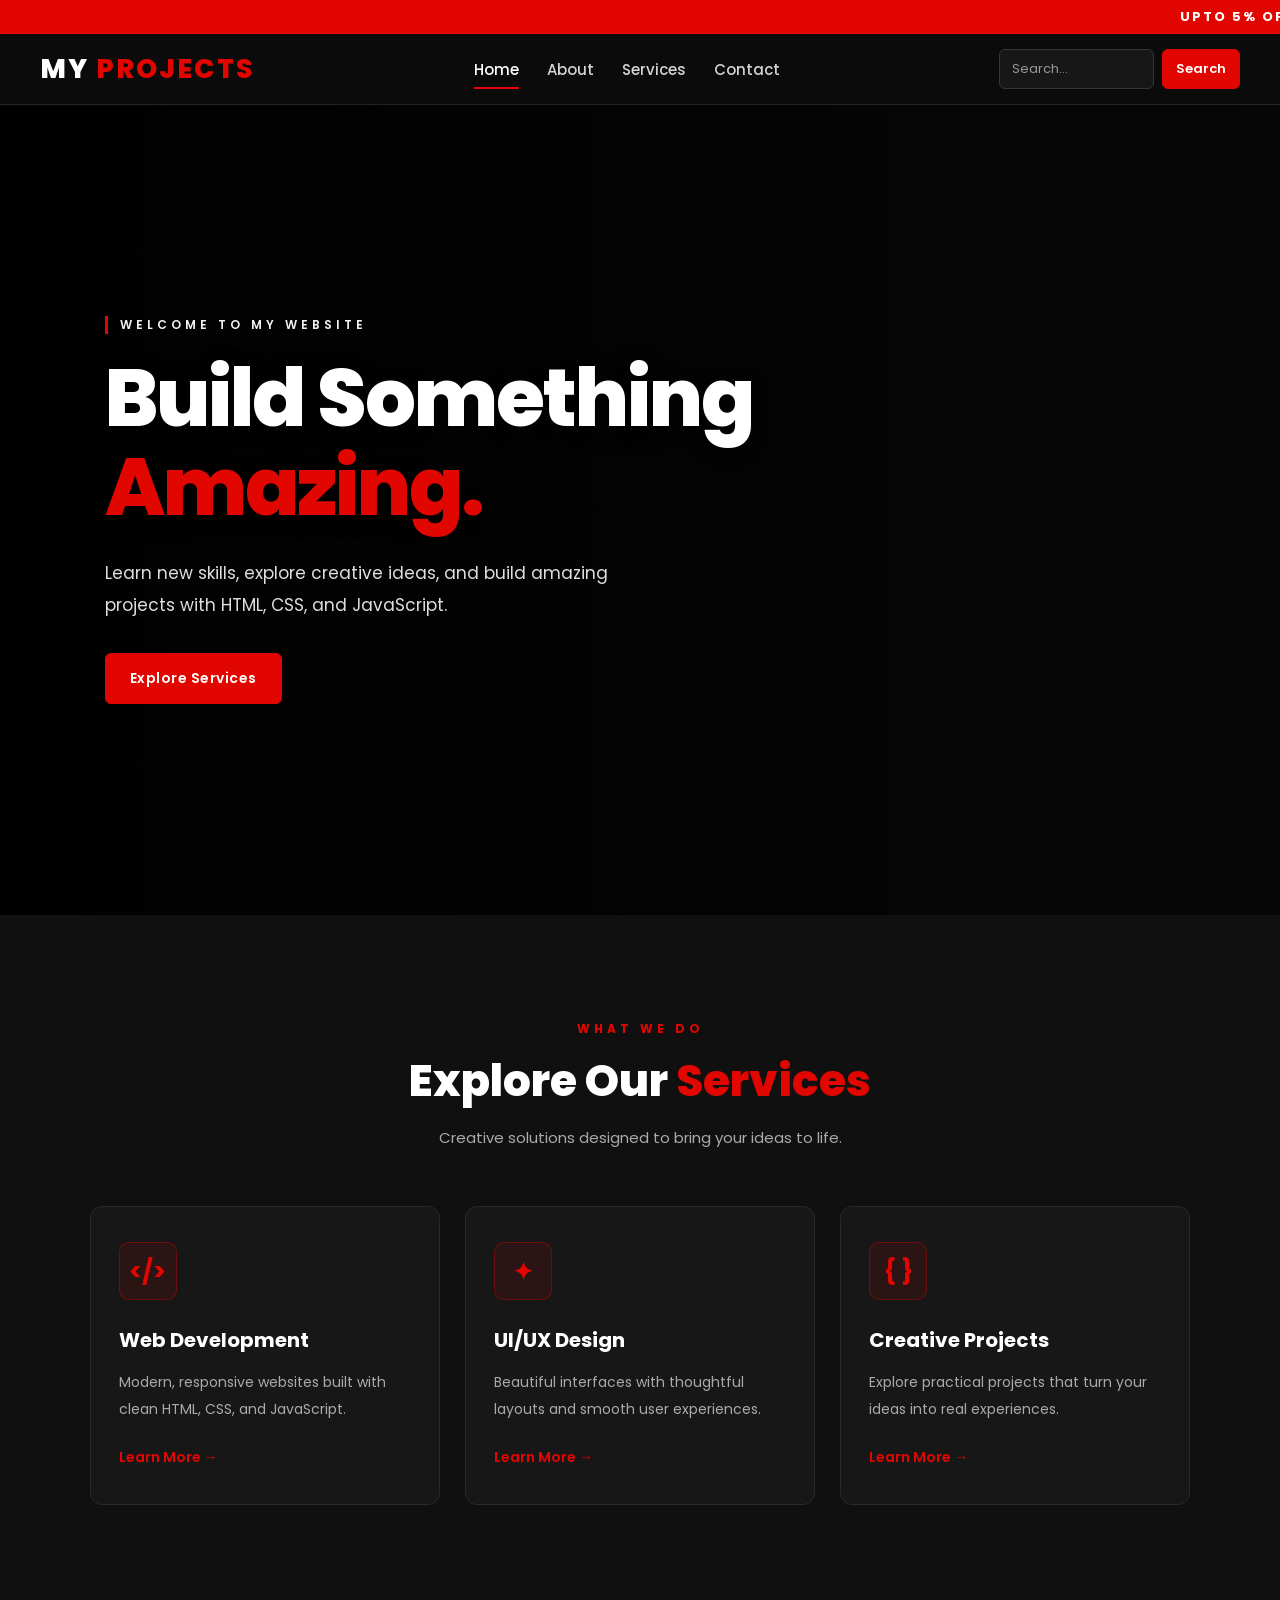
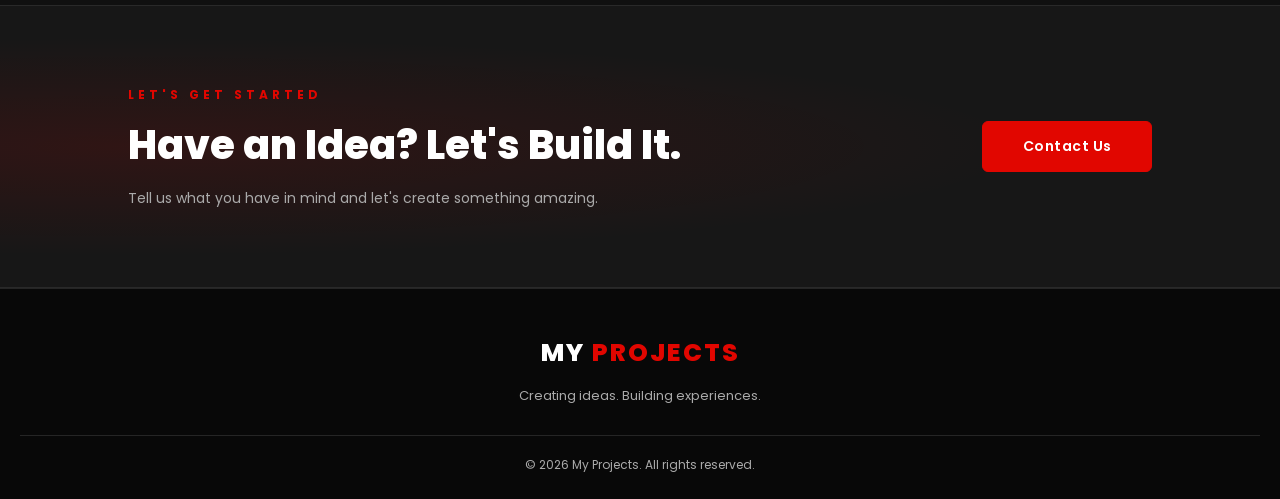
<file: index.html>
<!doctype html>
<html lang="en">
  <head>
    <meta charset="UTF-8" />
    <meta name="viewport" content="width=device-width, initial-scale=1.0" />
    <title>Home | My Projects</title>
    <link rel="stylesheet" href="./Css/style.css" />
  </head>
  <body>
    <!-- HEADER -->
    <header class="header">
      <!-- TOPBAR -->
      <section class="topbar">
        <marquee behavior="" direction="">UPTO 5% OFF ON ALL ITEMS</marquee>
      </section>

      <!-- NAVBAR -->
      <nav class="navbar">
        <!-- LOGO -->
        <a class="nav-logo" href="./index.html">MY <span>PROJECTS</span></a>

        <!-- NAV Links -->
        <div class="nav-links">
          <a class="active" href="./index.html">Home</a>
          <a href="./about.html">About</a>
          <a href="./service.html">Services</a>
          <a href="./contact.html">Contact</a>
        </div>

        <!-- SEARCH BUTTON -->
        <form class="search" action="./service.html">
          <input type="search" name="q" placeholder="Search..." />
          <button type="submit">Search</button>
        </form>
      </nav>
    </header>

    <!-- HERO SECTION -->
    <main>
      <section class="hero-section">
        <!-- BACKGROUND VIDEO -->
        <video
          class="hero-video"
          src="./Assets/Videos/4K Cinematic - BMW M4 Competition.mp4"
          autoplay
          muted
          loop
        ></video>

        <!-- DARK OVERLAY -->
        <div class="overlay"></div>

        <!-- HERO CONTENT -->
        <div class="hero-content">
          <p class="eyebrow">WELCOME TO MY WEBSITE</p>
          <h1>Build Something <span>Amazing.</span></h1>
          <p>
            Learn new skills, explore creative ideas, and build amazing projects with HTML, CSS, and
            JavaScript.
          </p>

          <a class="btn" href="./service.html">Explore Services</a>
        </div>
      </section>

      <section class="section">
        <div class="section-heading">
          <span class="section-tag">WHAT WE DO</span>
          <h2>Explore Our <span>Services</span></h2>
          <p>Creative solutions designed to bring your ideas to life.</p>
        </div>

        <div class="card-grid">
          <article class="project-card">
            <div class="card-icon">&lt;/&gt;</div>
            <h3>Web Development</h3>
            <p>Modern, responsive websites built with clean HTML, CSS, and JavaScript.</p>
            <a class="text-link" href="./service.html">Learn More →</a>
          </article>

          <article class="project-card">
            <div class="card-icon">✦</div>
            <h3>UI/UX Design</h3>
            <p>Beautiful interfaces with thoughtful layouts and smooth user experiences.</p>
            <a class="text-link" href="./service.html">Learn More →</a>
          </article>

          <article class="project-card">
            <div class="card-icon">{ }</div>
            <h3>Creative Projects</h3>
            <p>Explore practical projects that turn your ideas into real experiences.</p>
            <a class="text-link" href="./service.html">Learn More →</a>
          </article>
        </div>
      </section>

      <section class="cta-section">
        <div>
          <span class="section-tag">LET'S GET STARTED</span>
          <h2>Have an Idea? Let's Build It.</h2>
          <p>Tell us what you have in mind and let's create something amazing.</p>
        </div>
        <a class="btn" href="./contact.html">Contact Us</a>
      </section>
    </main>

    <footer class="footer">
      <a class="nav-logo" href="./index.html">MY <span>PROJECTS</span></a>
      <p>Creating ideas. Building experiences.</p>
      <p class="copyright">© 2026 My Projects. All rights reserved.</p>
    </footer>
  </body>
</html>
</file>
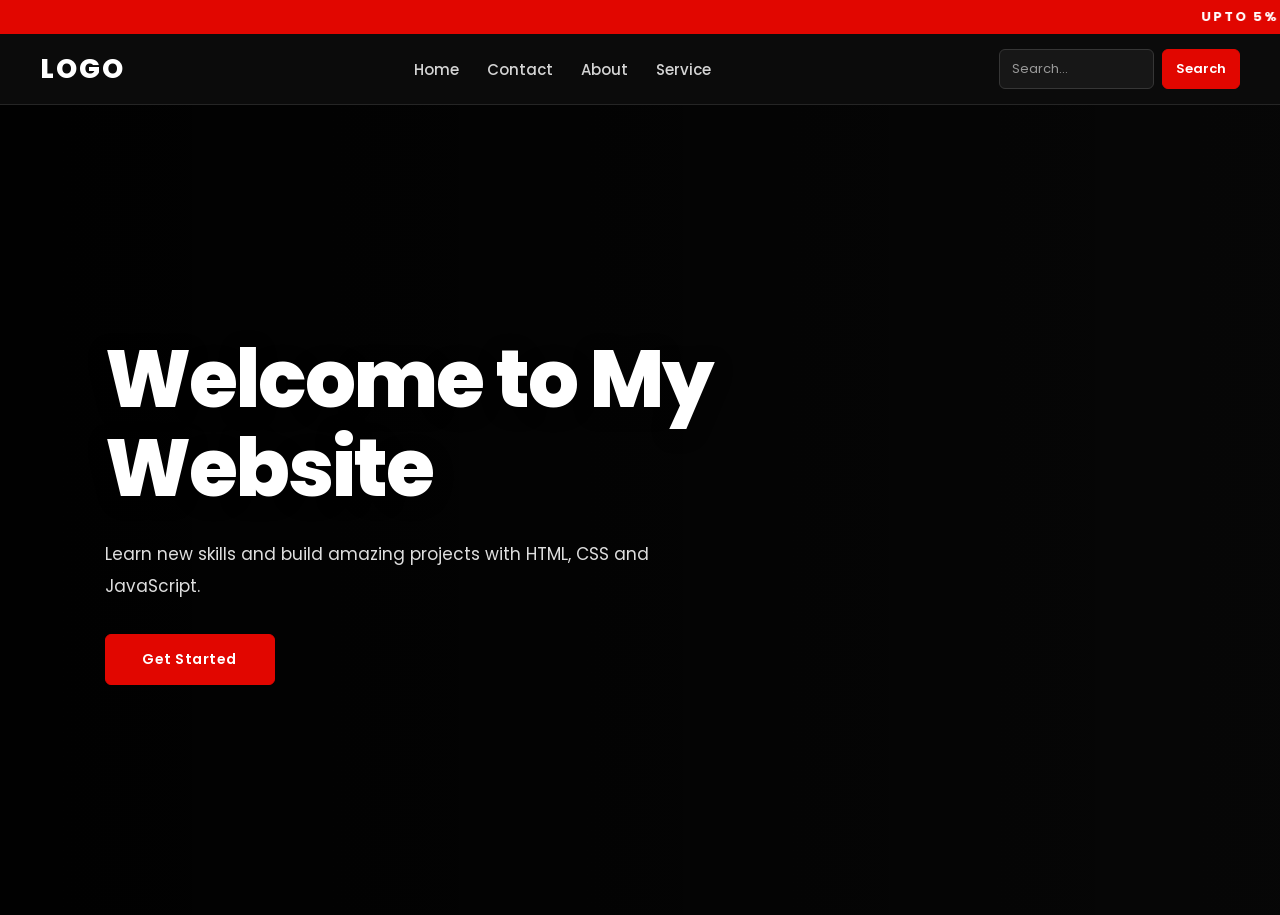
<file: Html/index.html>
<!doctype html>
<html lang="en">
  <head>
    <meta charset="UTF-8" />
    <meta name="viewport" content="width=device-width, initial-scale=1.0" />
    <title>My Projects</title>
    <link rel="stylesheet" href="../Css/style.css" />
  </head>
  <body>
    <!-- HEADER -->
    <header class="header">
      <!-- TOPBAR -->
      <section class="topbar">
        <marquee behavior="" direction="">UPTO 5% OFF ON ALL ITEMS</marquee>
      </section>

      <!-- NAVBAR -->
      <nav class="navbar">
        <!-- LOGO -->
        <div class="nav-logo">
          <p>LOGO</p>
        </div>

        <!-- NAV Links -->
        <div class="nav-links">
          <a href="./index.html">Home</a>
          <a href="./contact.html">Contact</a>
          <a href="./about.html">About</a>
          <a href="./service.html">Service</a>
        </div>

        <!-- SEARCH BUTTON -->
        <div class="search">
          <input type="search" placeholder="Search..." />
          <button type="button">Search</button>
        </div>
      </nav>
    </header>

    <!-- HERO SECTION -->
    <div class="hero-section">
      <!-- BACKGROUND VIDEO -->
      <video
        class="hero-video"
        src="../Assets/Videos/4K Cinematic - BMW M4 Competition.mp4"
        autoplay
        muted
        loop
      ></video>

      <!-- DARK OVERLAY -->
      <div class="overlay"></div>

      <!-- HERO CONTENT -->
      <div class="hero-content">
        <h1>Welcome to My Website</h1>
        <p>Learn new skills and build amazing projects with HTML, CSS and JavaScript.</p>

        <button class="btn" type="button">Get Started</button>
      </div>
    </div>
  </body>
</html>
</file>
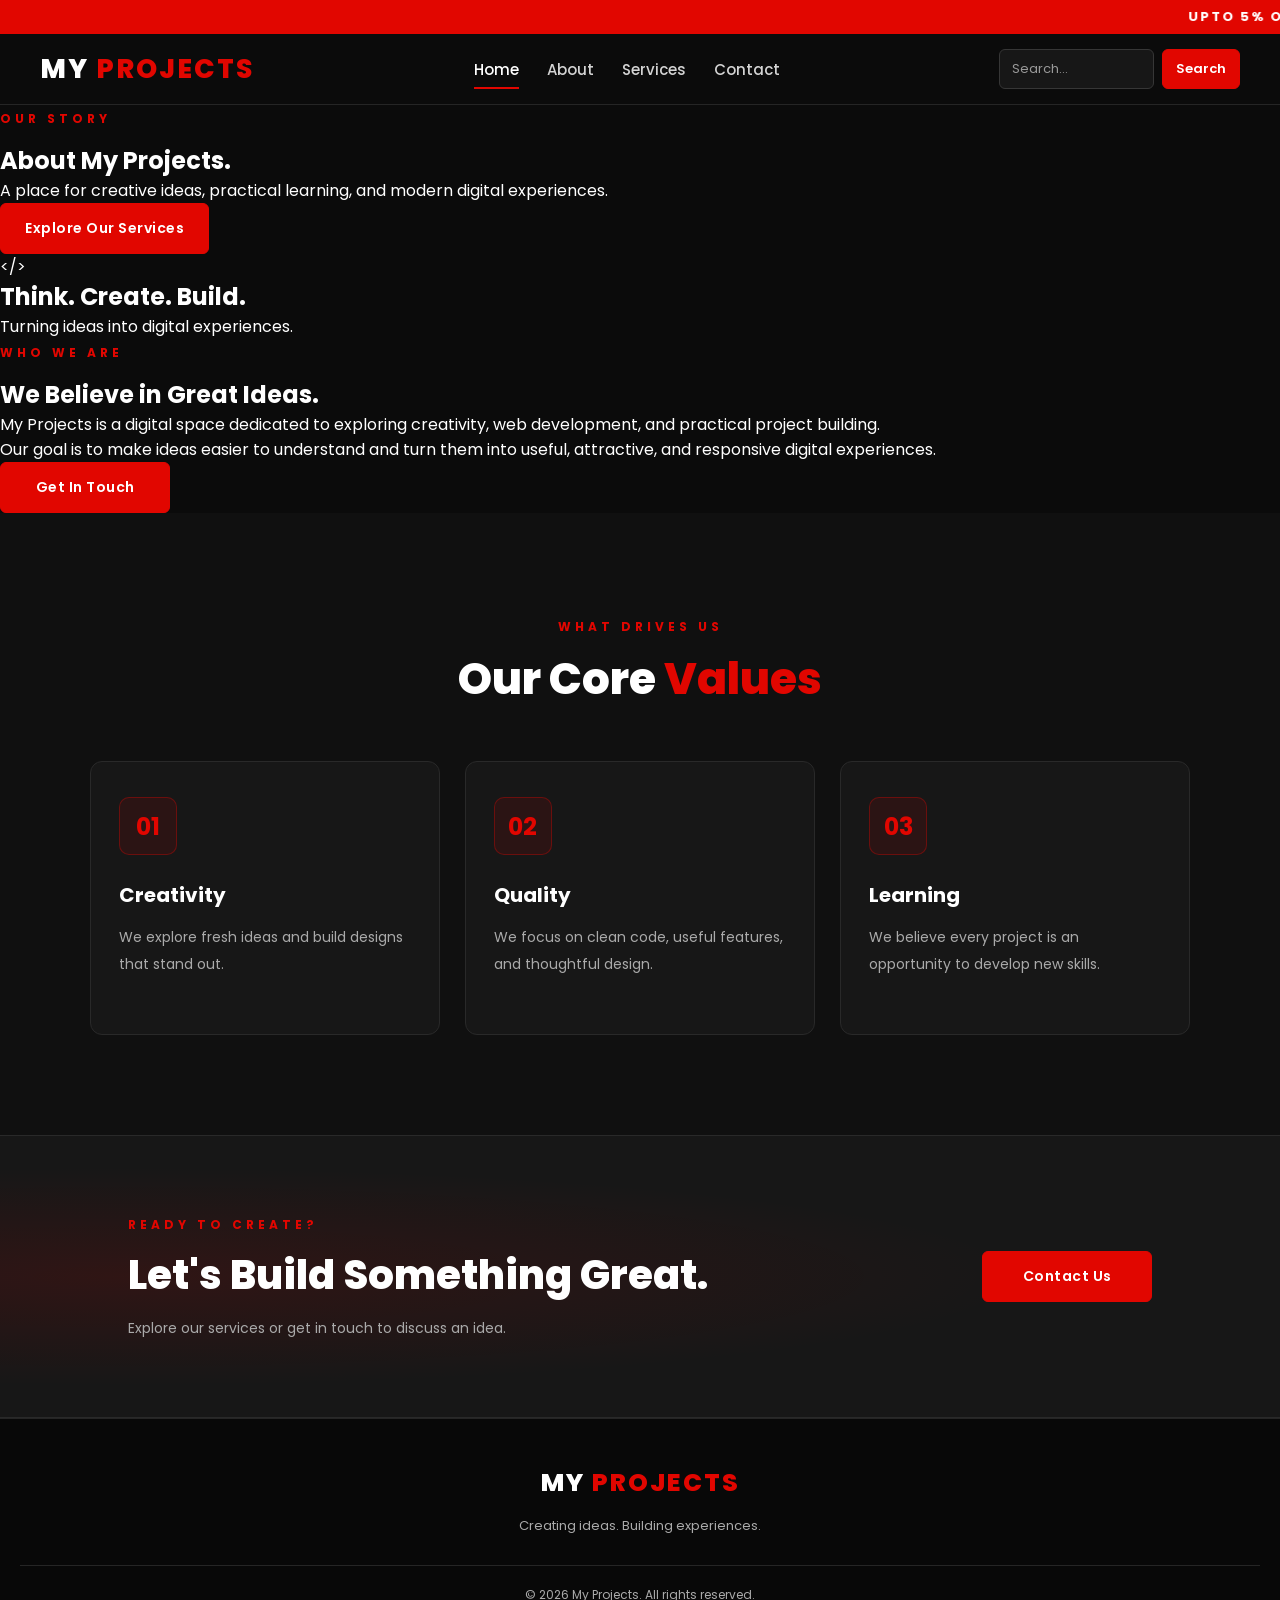
<file: about.html>
<!doctype html>
<html lang="en">
  <head>
    <meta charset="UTF-8" />
    <meta name="viewport" content="width=device-width, initial-scale=1.0" />
    <title>About | My Projects</title>
    <link rel="stylesheet" href="./Css/style.css" />
  </head>
  <body>
    <header class="header">
      <!-- TOPBAR -->
      <section class="topbar">
        <marquee behavior="" direction="">UPTO 5% OFF ON ALL ITEMS</marquee>
      </section>

      <!-- NAVBAR -->
      <nav class="navbar">
        <!-- LOGO -->
        <a class="nav-logo" href="./index.html">MY <span>PROJECTS</span></a>

        <!-- NAV Links -->
        <div class="nav-links">
          <a class="active" href="./index.html">Home</a>
          <a href="./about.html">About</a>
          <a href="./service.html">Services</a>
          <a href="./contact.html">Contact</a>
        </div>

        <!-- SEARCH BUTTON -->
        <form class="search" action="./service.html">
          <input type="search" name="q" placeholder="Search..." />
          <button type="submit">Search</button>
        </form>
      </nav>
    </header>

    <main>
      <section class="page-hero">
        <div class="page-hero-content">
          <span class="section-tag">OUR STORY</span>
          <h1>About <span>My Projects.</span></h1>
          <p>A place for creative ideas, practical learning, and modern digital experiences.</p>
          <a class="btn" href="./service.html">Explore Our Services</a>
        </div>
      </section>

      <section class="about-section">
        <div class="about-visual">
          <div class="about-visual-inner">
            <span class="about-symbol">&lt;/&gt;</span>
            <h2>Think. Create. Build.</h2>
            <p>Turning ideas into digital experiences.</p>
          </div>
        </div>

        <div class="about-content">
          <span class="section-tag">WHO WE ARE</span>
          <h2>We Believe in <span>Great Ideas.</span></h2>
          <p>
            My Projects is a digital space dedicated to exploring creativity, web development, and
            practical project building.
          </p>
          <p>
            Our goal is to make ideas easier to understand and turn them into useful, attractive,
            and responsive digital experiences.
          </p>
          <a class="btn" href="./contact.html">Get In Touch</a>
        </div>
      </section>

      <section class="section values-section">
        <div class="section-heading">
          <span class="section-tag">WHAT DRIVES US</span>
          <h2>Our Core <span>Values</span></h2>
        </div>

        <div class="card-grid">
          <article class="project-card">
            <div class="card-icon">01</div>
            <h3>Creativity</h3>
            <p>We explore fresh ideas and build designs that stand out.</p>
          </article>

          <article class="project-card">
            <div class="card-icon">02</div>
            <h3>Quality</h3>
            <p>We focus on clean code, useful features, and thoughtful design.</p>
          </article>

          <article class="project-card">
            <div class="card-icon">03</div>
            <h3>Learning</h3>
            <p>We believe every project is an opportunity to develop new skills.</p>
          </article>
        </div>
      </section>

      <section class="cta-section">
        <div>
          <span class="section-tag">READY TO CREATE?</span>
          <h2>Let's Build Something Great.</h2>
          <p>Explore our services or get in touch to discuss an idea.</p>
        </div>
        <a class="btn" href="./contact.html">Contact Us</a>
      </section>
    </main>

    <footer class="footer">
      <a class="nav-logo" href="./index.html">MY <span>PROJECTS</span></a>
      <p>Creating ideas. Building experiences.</p>
      <p class="copyright">© 2026 My Projects. All rights reserved.</p>
    </footer>
  </body>
</html>
</file>
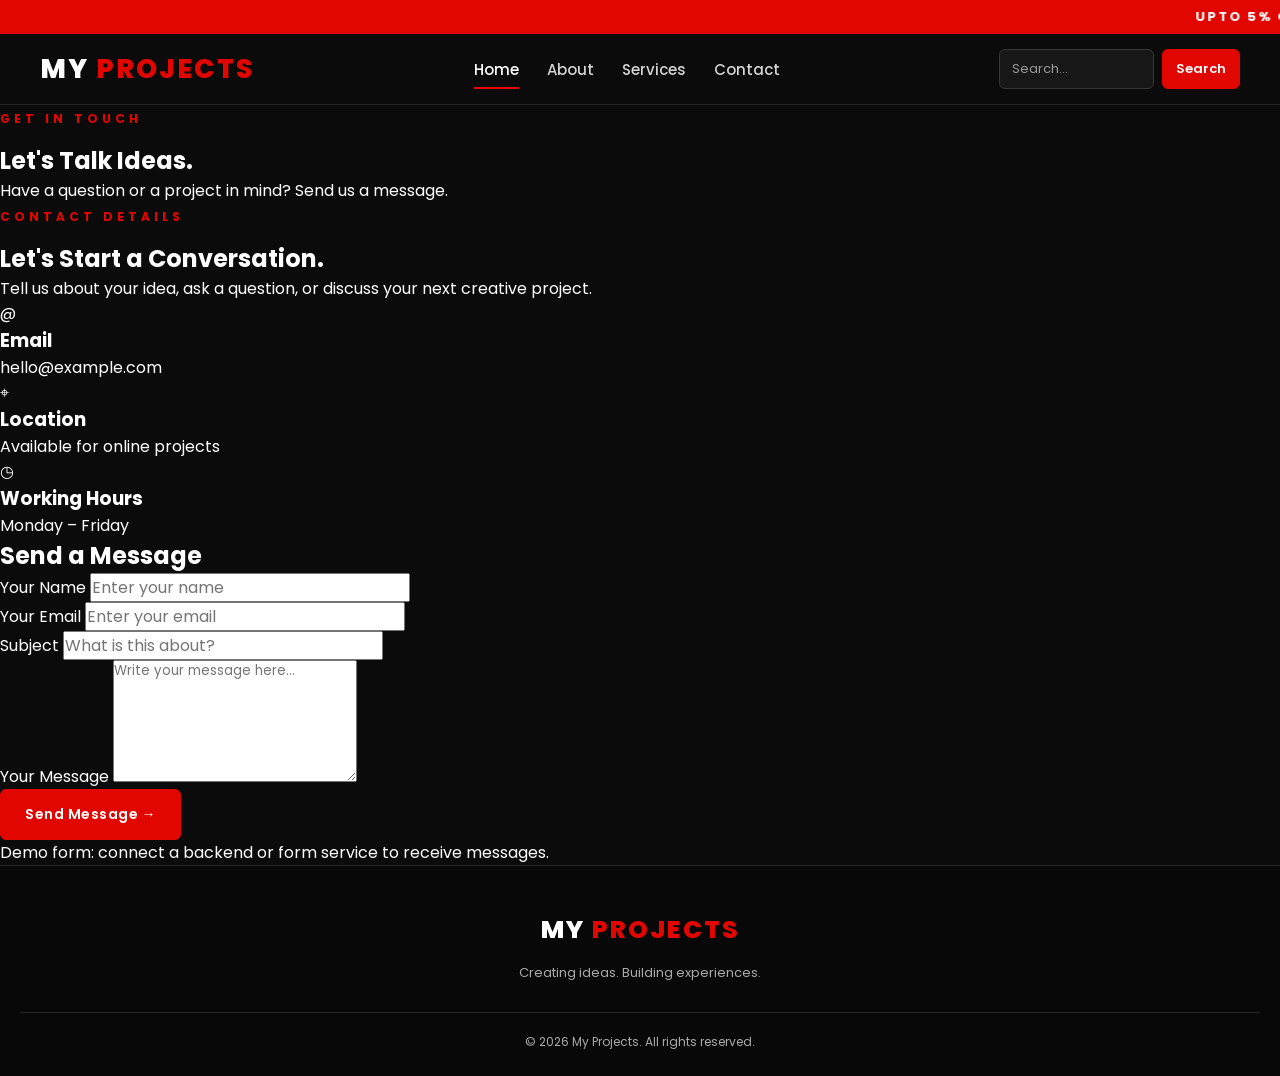
<file: contact.html>
<!doctype html>
<html lang="en">
  <head>
    <meta charset="UTF-8" />
    <meta name="viewport" content="width=device-width, initial-scale=1.0" />
    <title>Contact | My Projects</title>
    <link rel="stylesheet" href="./Css/style.css" />
  </head>
  <body>
    <header class="header">
      <!-- TOPBAR -->
      <section class="topbar">
        <marquee behavior="" direction="">UPTO 5% OFF ON ALL ITEMS</marquee>
      </section>

      <!-- NAVBAR -->
      <nav class="navbar">
        <!-- LOGO -->
        <a class="nav-logo" href="./index.html">MY <span>PROJECTS</span></a>

        <!-- NAV Links -->
        <div class="nav-links">
          <a class="active" href="./index.html">Home</a>
          <a href="./about.html">About</a>
          <a href="./service.html">Services</a>
          <a href="./contact.html">Contact</a>
        </div>

        <!-- SEARCH BUTTON -->
        <form class="search" action="./service.html">
          <input type="search" name="q" placeholder="Search..." />
          <button type="submit">Search</button>
        </form>
      </nav>
    </header>

    <main>
      <section class="page-hero contact-hero">
        <div class="page-hero-content">
          <span class="section-tag">GET IN TOUCH</span>
          <h1>Let's Talk <span>Ideas.</span></h1>
          <p>Have a question or a project in mind? Send us a message.</p>
        </div>
      </section>

      <section class="contact-section">
        <div class="contact-info">
          <span class="section-tag">CONTACT DETAILS</span>
          <h2>Let's Start a <span>Conversation.</span></h2>
          <p>Tell us about your idea, ask a question, or discuss your next creative project.</p>

          <div class="contact-item">
            <div class="contact-icon">@</div>
            <div>
              <h3>Email</h3>
              <p>hello@example.com</p>
            </div>
          </div>

          <div class="contact-item">
            <div class="contact-icon">⌖</div>
            <div>
              <h3>Location</h3>
              <p>Available for online projects</p>
            </div>
          </div>

          <div class="contact-item">
            <div class="contact-icon">◷</div>
            <div>
              <h3>Working Hours</h3>
              <p>Monday – Friday</p>
            </div>
          </div>
        </div>

        <form class="contact-form" action="#" method="post">
          <h2>Send a <span>Message</span></h2>

          <div class="form-row">
            <div class="form-group">
              <label for="name">Your Name</label>
              <input type="text" id="name" name="name" placeholder="Enter your name" required />
            </div>

            <div class="form-group">
              <label for="email">Your Email</label>
              <input type="email" id="email" name="email" placeholder="Enter your email" required />
            </div>
          </div>

          <div class="form-group">
            <label for="subject">Subject</label>
            <input
              type="text"
              id="subject"
              name="subject"
              placeholder="What is this about?"
              required
            />
          </div>

          <div class="form-group">
            <label for="message">Your Message</label>
            <textarea
              id="message"
              name="message"
              rows="6"
              placeholder="Write your message here..."
              required
            ></textarea>
          </div>

          <button class="btn form-submit" type="submit">Send Message →</button>
          <p class="form-note">Demo form: connect a backend or form service to receive messages.</p>
        </form>
      </section>
    </main>

    <footer class="footer">
      <a class="nav-logo" href="./index.html">MY <span>PROJECTS</span></a>
      <p>Creating ideas. Building experiences.</p>
      <p class="copyright">© 2026 My Projects. All rights reserved.</p>
    </footer>
  </body>
</html>
</file>
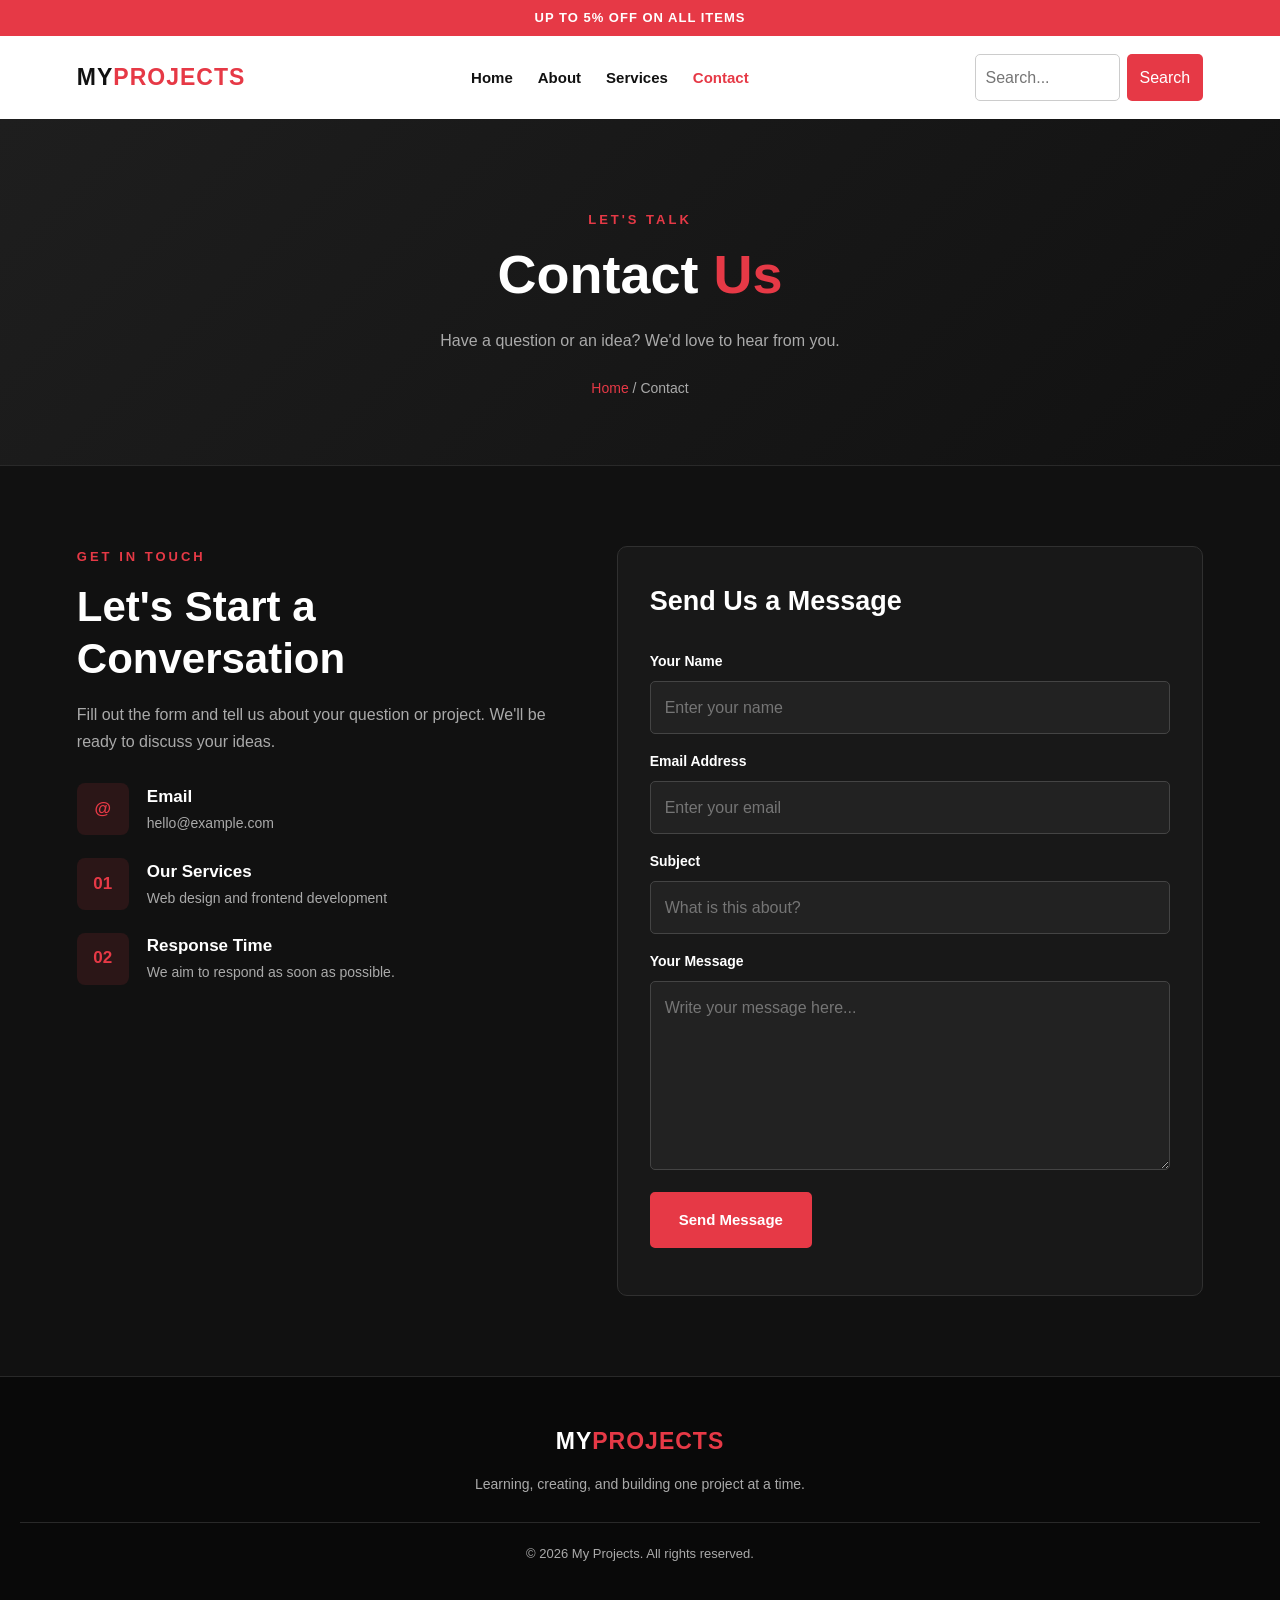
<file: contact2.html>
<!doctype html>
<html lang="en">
  <head>
    <meta charset="UTF-8" />
    <meta name="viewport" content="width=device-width, initial-scale=1.0" />
    <title>Contact | My Projects</title>
    <link rel="stylesheet" href="./styled.css" />
  </head>
  <body>
    <header class="header">
      <section class="topbar">
        <p>UP TO 5% OFF ON ALL ITEMS</p>
      </section>

      <nav class="navbar">
        <a class="nav-logo" href="./undex2.html">MY<span>PROJECTS</span></a>
        <div class="nav-links">
          <a href="./undex2.html">Home</a>
          <a href="./about2.html">About</a>
          <a href="./service2.html">Services</a>
          <a class="active" href="./contact2.html">Contact</a>
        </div>
        <div class="search">
          <input type="search" placeholder="Search..." />
          <button type="button">Search</button>
        </div>
      </nav>
    </header>

    <main>
      <section class="page-banner">
        <p class="eyebrow">LET'S TALK</p>
        <h1>Contact <span>Us</span></h1>
        <p>Have a question or an idea? We'd love to hear from you.</p>
        <div class="breadcrumbs"><a href="./undex2.html">Home</a> / Contact</div>
      </section>

      <section class="contact-section">
        <div class="contact-info">
          <p class="eyebrow">GET IN TOUCH</p>
          <h2>Let's Start a Conversation</h2>
          <p>
            Fill out the form and tell us about your question or project. We'll be ready to discuss
            your ideas.
          </p>

          <div class="contact-item">
            <div class="card-icon">@</div>
            <div>
              <h3>Email</h3>
              <p>hello@example.com</p>
            </div>
          </div>

          <div class="contact-item">
            <div class="card-icon">01</div>
            <div>
              <h3>Our Services</h3>
              <p>Web design and frontend development</p>
            </div>
          </div>

          <div class="contact-item">
            <div class="card-icon">02</div>
            <div>
              <h3>Response Time</h3>
              <p>We aim to respond as soon as possible.</p>
            </div>
          </div>
        </div>

        <form class="contact-form">
          <h2>Send Us a Message</h2>

          <label for="name">Your Name</label>
          <input type="text" id="name" name="name" placeholder="Enter your name" required />

          <label for="email">Email Address</label>
          <input type="email" id="email" name="email" placeholder="Enter your email" required />

          <label for="subject">Subject</label>
          <input
            type="text"
            id="subject"
            name="subject"
            placeholder="What is this about?"
            required
          />

          <label for="message">Your Message</label>
          <textarea
            id="message"
            name="message"
            rows="6"
            placeholder="Write your message here..."
            required
          ></textarea>

          <button class="btn" type="submit">Send Message</button>
          <p class="form-status" aria-live="polite"></p>
        </form>
      </section>
    </main>

    <footer class="footer">
      <a class="nav-logo" href="./undex2.html">MY<span>PROJECTS</span></a>
      <p>Learning, creating, and building one project at a time.</p>
      <p class="copyright">&copy; 2026 My Projects. All rights reserved.</p>
    </footer>
  </body>
</html>
</file>
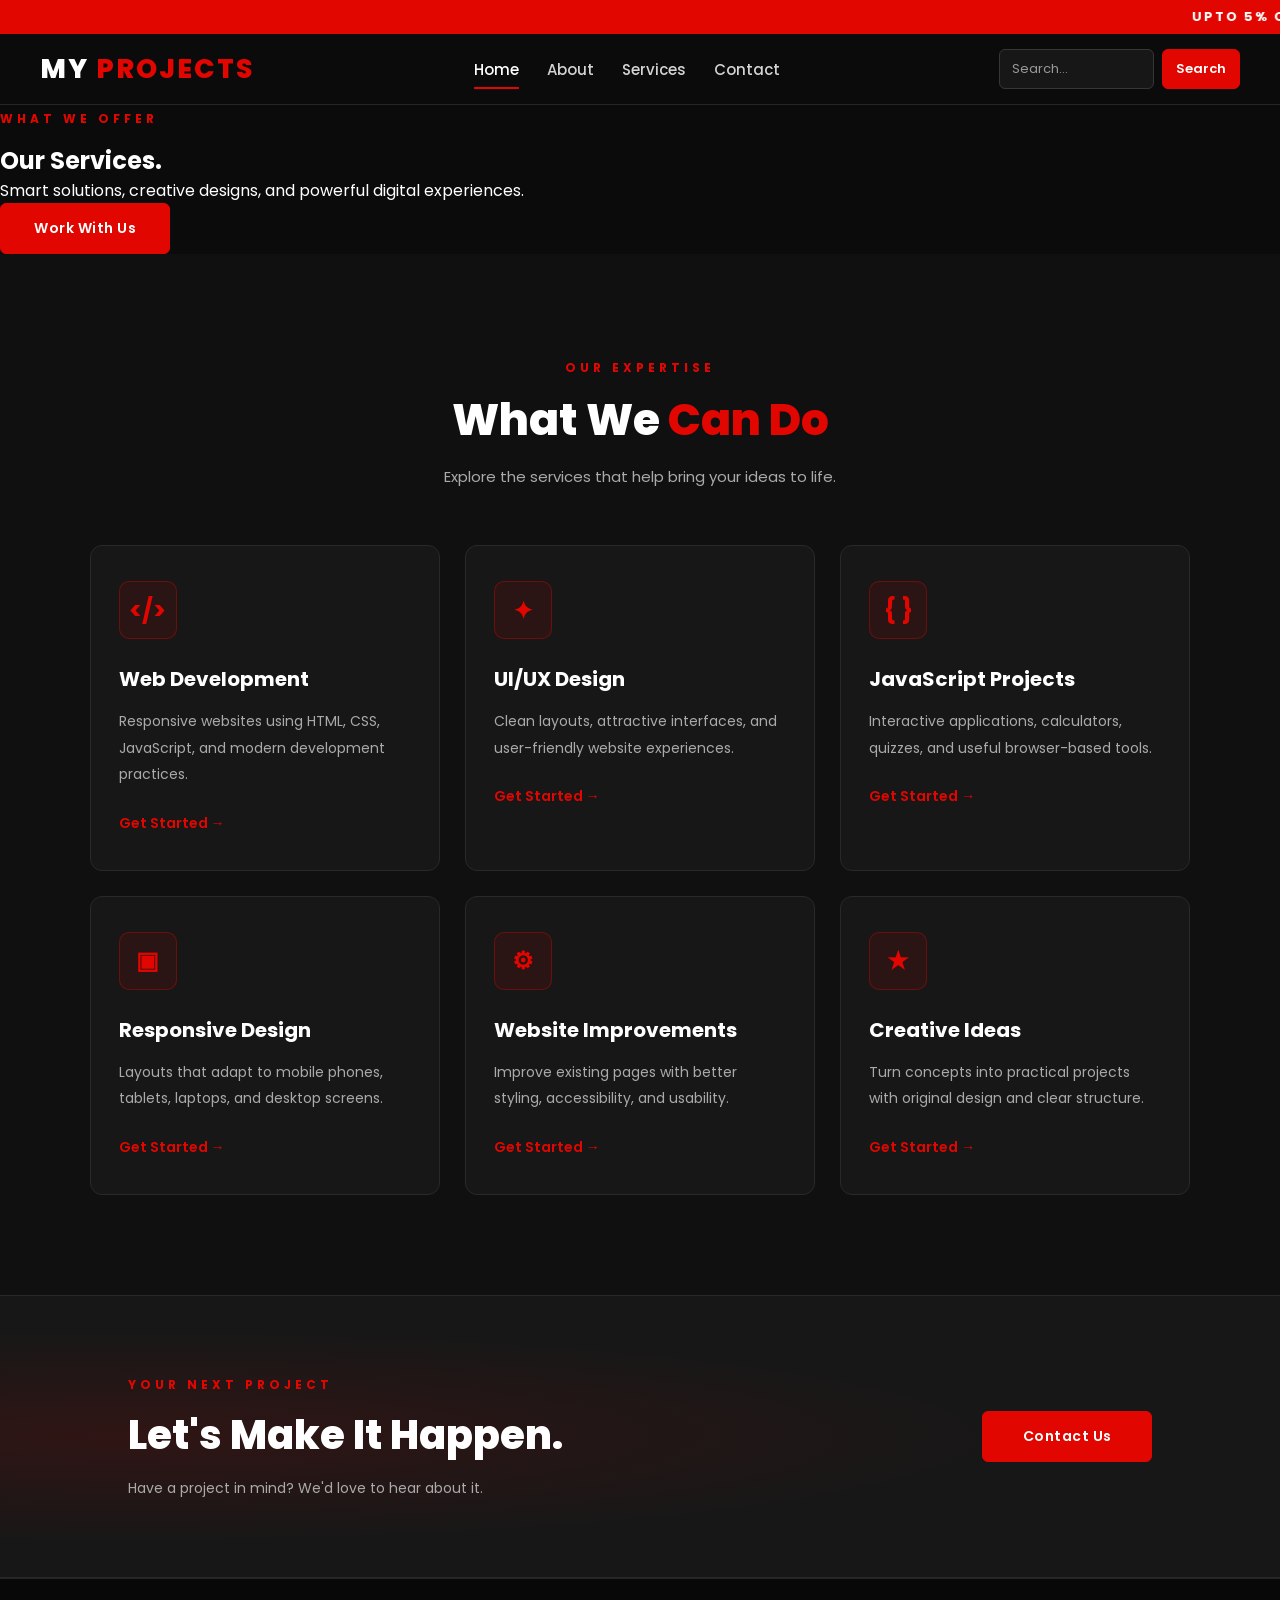
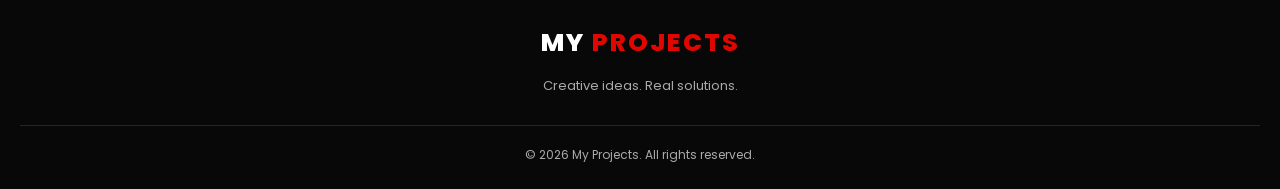
<file: service.html>
<!doctype html>
<html lang="en">
  <head>
    <meta charset="UTF-8" />
    <meta name="viewport" content="width=device-width, initial-scale=1.0" />
    <title>Services | My Projects</title>
    <link rel="stylesheet" href="./Css/style.css" />
  </head>
  <body>
    <header class="header">
      <!-- TOPBAR -->
      <section class="topbar">
        <marquee behavior="" direction="">UPTO 5% OFF ON ALL ITEMS</marquee>
      </section>

      <!-- NAVBAR -->
      <nav class="navbar">
        <!-- LOGO -->
        <a class="nav-logo" href="./index.html">MY <span>PROJECTS</span></a>

        <!-- NAV Links -->
        <div class="nav-links">
          <a class="active" href="./index.html">Home</a>
          <a href="./about.html">About</a>
          <a href="./service.html">Services</a>
          <a href="./contact.html">Contact</a>
        </div>

        <!-- SEARCH BUTTON -->
        <form class="search" action="./service.html">
          <input type="search" name="q" placeholder="Search..." />
          <button type="submit">Search</button>
        </form>
      </nav>
    </header>

    <main>
      <section class="page-hero">
        <div class="page-hero-content">
          <span class="section-tag">WHAT WE OFFER</span>
          <h1>Our <span>Services.</span></h1>
          <p>Smart solutions, creative designs, and powerful digital experiences.</p>
          <a class="btn" href="./contact.html">Work With Us</a>
        </div>
      </section>

      <section class="section">
        <div class="section-heading">
          <span class="section-tag">OUR EXPERTISE</span>
          <h2>What We <span>Can Do</span></h2>
          <p>Explore the services that help bring your ideas to life.</p>
        </div>

        <div class="card-grid">
          <article class="project-card">
            <div class="card-icon">&lt;/&gt;</div>
            <h3>Web Development</h3>
            <p>
              Responsive websites using HTML, CSS, JavaScript, and modern development practices.
            </p>
            <a class="text-link" href="./contact.html">Get Started →</a>
          </article>

          <article class="project-card">
            <div class="card-icon">✦</div>
            <h3>UI/UX Design</h3>
            <p>Clean layouts, attractive interfaces, and user-friendly website experiences.</p>
            <a class="text-link" href="./contact.html">Get Started →</a>
          </article>

          <article class="project-card">
            <div class="card-icon">{ }</div>
            <h3>JavaScript Projects</h3>
            <p>Interactive applications, calculators, quizzes, and useful browser-based tools.</p>
            <a class="text-link" href="./contact.html">Get Started →</a>
          </article>

          <article class="project-card">
            <div class="card-icon">▣</div>
            <h3>Responsive Design</h3>
            <p>Layouts that adapt to mobile phones, tablets, laptops, and desktop screens.</p>
            <a class="text-link" href="./contact.html">Get Started →</a>
          </article>

          <article class="project-card">
            <div class="card-icon">⚙</div>
            <h3>Website Improvements</h3>
            <p>Improve existing pages with better styling, accessibility, and usability.</p>
            <a class="text-link" href="./contact.html">Get Started →</a>
          </article>

          <article class="project-card">
            <div class="card-icon">★</div>
            <h3>Creative Ideas</h3>
            <p>Turn concepts into practical projects with original design and clear structure.</p>
            <a class="text-link" href="./contact.html">Get Started →</a>
          </article>
        </div>
      </section>

      <section class="cta-section">
        <div>
          <span class="section-tag">YOUR NEXT PROJECT</span>
          <h2>Let's Make It Happen.</h2>
          <p>Have a project in mind? We'd love to hear about it.</p>
        </div>
        <a class="btn" href="./contact.html">Contact Us</a>
      </section>
    </main>

    <footer class="footer">
      <a class="nav-logo" href="./index.html">MY <span>PROJECTS</span></a>
      <p>Creative ideas. Real solutions.</p>
      <p class="copyright">© 2026 My Projects. All rights reserved.</p>
    </footer>
  </body>
</html>
</file>
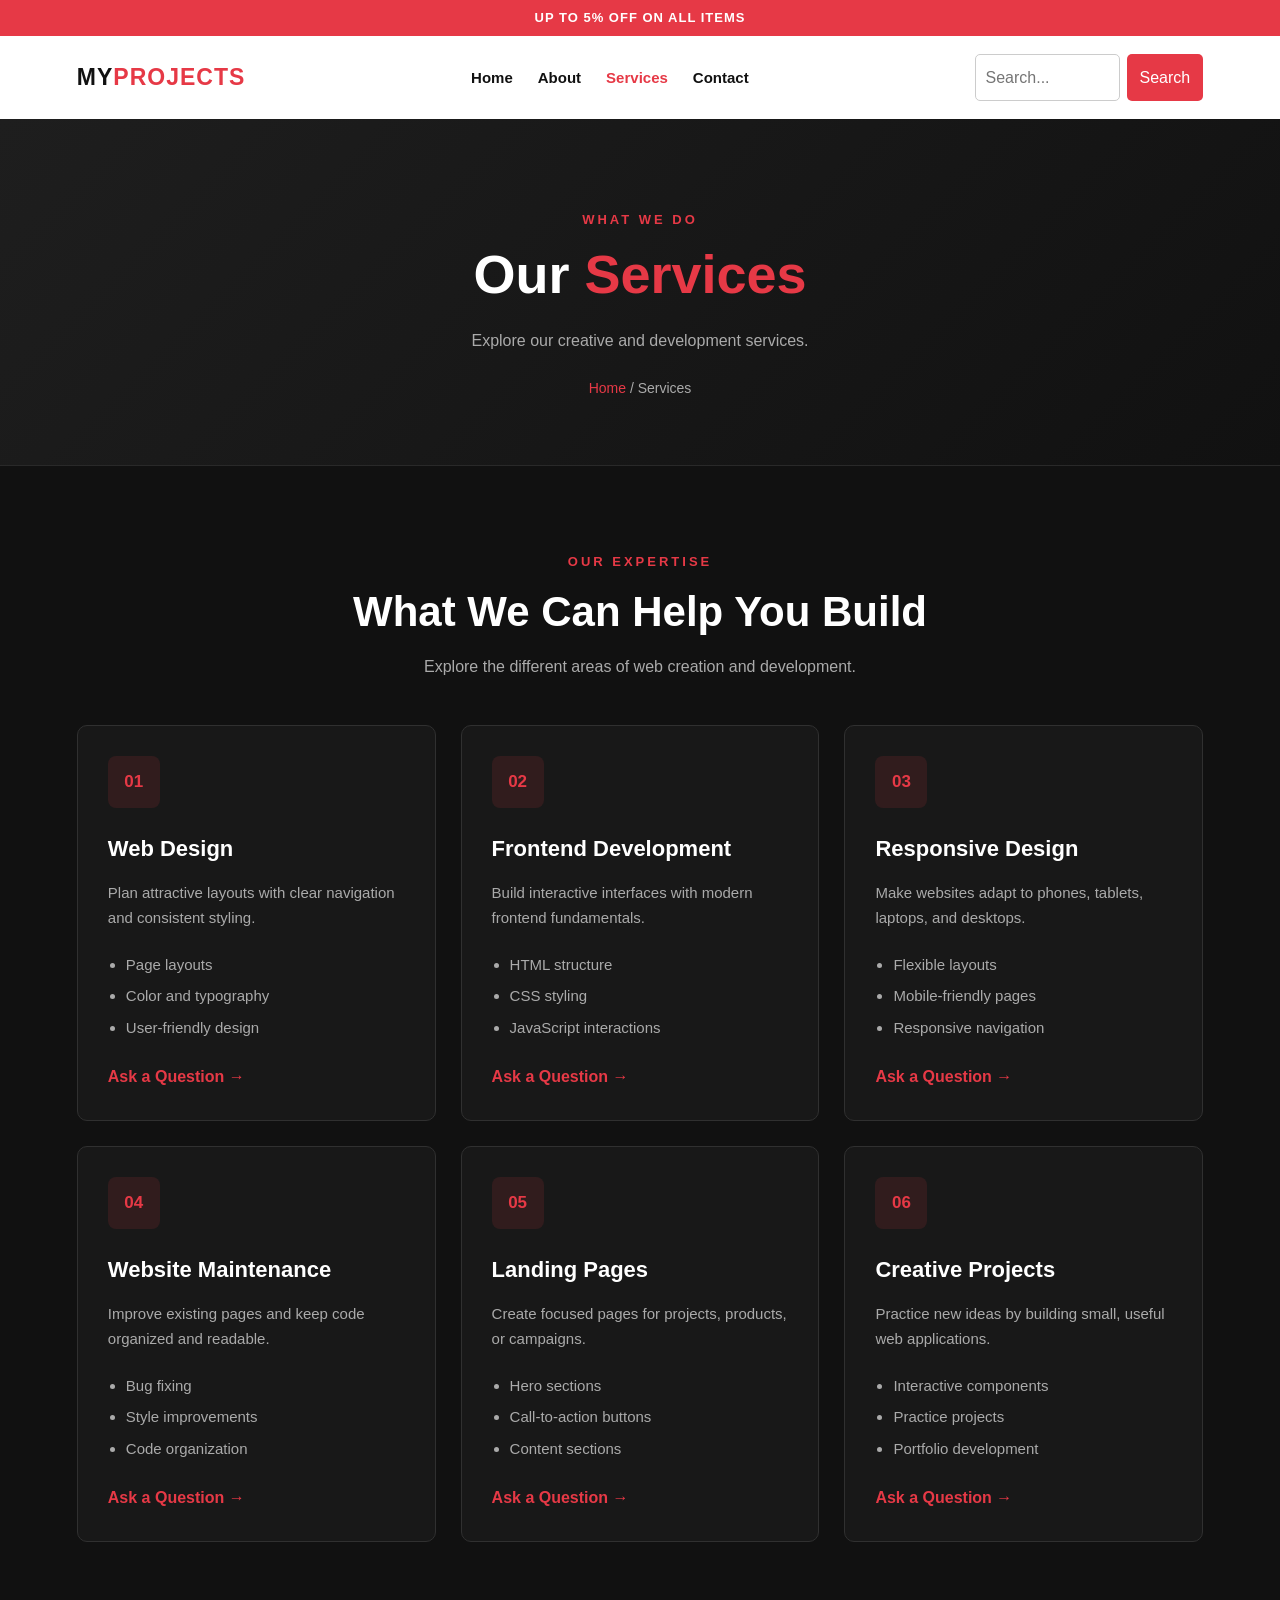
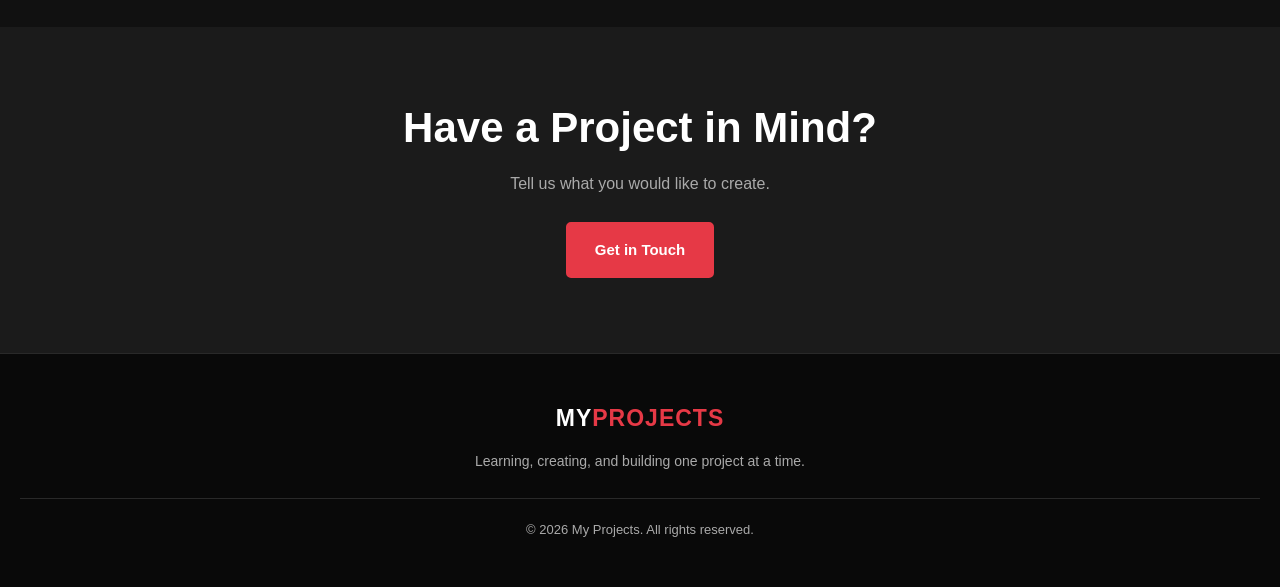
<file: service2.html>
<!doctype html>
<html lang="en">
  <head>
    <meta charset="UTF-8" />
    <meta name="viewport" content="width=device-width, initial-scale=1.0" />
    <title>Services | My Projects</title>
    <link rel="stylesheet" href="./styled.css" />
  </head>
  <body>
    <header class="header">
      <section class="topbar">
        <p>UP TO 5% OFF ON ALL ITEMS</p>
      </section>

      <nav class="navbar">
        <a class="nav-logo" href="./undex2.html">MY<span>PROJECTS</span></a>
        <div class="nav-links">
          <a href="./undex2.html">Home</a>
          <a href="./about2.html">About</a>
          <a class="active" href="./service2.html">Services</a>
          <a href="./contact2.html">Contact</a>
        </div>
        <div class="search">
          <input type="search" placeholder="Search..." />
          <button type="button">Search</button>
        </div>
      </nav>
    </header>

    <main>
      <section class="page-banner">
        <p class="eyebrow">WHAT WE DO</p>
        <h1>Our <span>Services</span></h1>
        <p>Explore our creative and development services.</p>
        <div class="breadcrumbs"><a href="./undex2.html">Home</a> / Services</div>
      </section>

      <section class="section">
        <div class="section-heading">
          <p class="eyebrow">OUR EXPERTISE</p>
          <h2>What We Can Help You Build</h2>
          <p>Explore the different areas of web creation and development.</p>
        </div>

        <div class="cards">
          <article class="card service-card">
            <div class="card-icon">01</div>
            <h3>Web Design</h3>
            <p>Plan attractive layouts with clear navigation and consistent styling.</p>
            <ul>
              <li>Page layouts</li>
              <li>Color and typography</li>
              <li>User-friendly design</li>
            </ul>
            <a href="./contact2.html">Ask a Question &rarr;</a>
          </article>

          <article class="card service-card">
            <div class="card-icon">02</div>
            <h3>Frontend Development</h3>
            <p>Build interactive interfaces with modern frontend fundamentals.</p>
            <ul>
              <li>HTML structure</li>
              <li>CSS styling</li>
              <li>JavaScript interactions</li>
            </ul>
            <a href="./contact2.html">Ask a Question &rarr;</a>
          </article>

          <article class="card service-card">
            <div class="card-icon">03</div>
            <h3>Responsive Design</h3>
            <p>Make websites adapt to phones, tablets, laptops, and desktops.</p>
            <ul>
              <li>Flexible layouts</li>
              <li>Mobile-friendly pages</li>
              <li>Responsive navigation</li>
            </ul>
            <a href="./contact2.html">Ask a Question &rarr;</a>
          </article>

          <article class="card service-card">
            <div class="card-icon">04</div>
            <h3>Website Maintenance</h3>
            <p>Improve existing pages and keep code organized and readable.</p>
            <ul>
              <li>Bug fixing</li>
              <li>Style improvements</li>
              <li>Code organization</li>
            </ul>
            <a href="./contact2.html">Ask a Question &rarr;</a>
          </article>

          <article class="card service-card">
            <div class="card-icon">05</div>
            <h3>Landing Pages</h3>
            <p>Create focused pages for projects, products, or campaigns.</p>
            <ul>
              <li>Hero sections</li>
              <li>Call-to-action buttons</li>
              <li>Content sections</li>
            </ul>
            <a href="./contact2.html">Ask a Question &rarr;</a>
          </article>

          <article class="card service-card">
            <div class="card-icon">06</div>
            <h3>Creative Projects</h3>
            <p>Practice new ideas by building small, useful web applications.</p>
            <ul>
              <li>Interactive components</li>
              <li>Practice projects</li>
              <li>Portfolio development</li>
            </ul>
            <a href="./contact2.html">Ask a Question &rarr;</a>
          </article>
        </div>
      </section>

      <section class="cta">
        <h2>Have a Project in Mind?</h2>
        <p>Tell us what you would like to create.</p>
        <a class="btn" href="./contact2.html">Get in Touch</a>
      </section>
    </main>

    <footer class="footer">
      <a class="nav-logo" href="./undex2.html">MY<span>PROJECTS</span></a>
      <p>Learning, creating, and building one project at a time.</p>
      <p class="copyright">&copy; 2026 My Projects. All rights reserved.</p>
    </footer>
  </body>
</html>
</file>
<file: Css/style.css>
/*@import url("https://fonts.googleapis.com/css2?family=Poppins:wght@300;400;500;600;700;800&display=swap");

:root {
  --red: #e10600;
  --red-dark: #c1121f;
  --black: #0b0b0b;
  --dark: #181818;
  --white: #ffffff;
  --gray: #aaaaaa;
  --light-gray: #eeeeee;
}

* {
  margin: 0;
  padding: 0;
  box-sizing: border-box;
  font-family: "Poppins", sans-serif;
}

.header {
  position: relative;
  z-index: 10;
}

.topbar {
  background-color: var(--red);
  color: var(--white);
  padding: 7px 0;
  font-size: 16px;
  font-weight: bold;
  letter-spacing: 2px;
  overflow: hidden;
}

.topbar marquee {
  display: block;
}

.navbar {
  display: flex;
  align-items: center;
  justify-content: space-between;
  gap: 30px;
  padding: 9px 20px;
  background-color: var(--black);
  border-bottom: 1px solid #252525;
}

.nav-logo {
  color: var(--white);
  text-decoration: none;
  font-size: 30px;
  font-weight: 800;
  letter-spacing: 3px;
  cursor: pointer;
}

.nav-logo::first-letter {
  color: #e10600;
}

.nav-links {
  display: flex;
  align-items: center;
  gap: 28px;
}

.nav-links a {
  position: relative;
  text-decoration: none;
  color: #d4d4d4;
  font-size: 18px;
  font-weight: 500;
  cursor: pointer;
  transition: all 0.3s ease;
}

.nav-links a:hover {
  color: #ffffff;
}

.nav-links a::after {
  content: "";
  position: absolute;
  left: 0;
  bottom: -8px;
  width: 0;
  height: 2px;
  background-color: #e10600;
  transition: all 0.3s ease;
}

.nav-links a:hover::after {
  width: 100%;
}

.search {
  display: flex;
  align-items: center;
  gap: 8px;
}

.search input {
  width: 185px;
  padding: 9px 14px;
  color: #ffffff;
  background-color: #171717;
  border: 1px solid #363636;
  border-radius: 6px;
  outline: none;
  font-size: 16px;
  font-weight: 500;
  transition: border-color 0.3s ease;
}

.search input::placeholder {
  color: #999999;
}

.search input:focus {
  border-color: var(--red);
}

.search button {
  padding: 9px 14px;
  color: var(--white);
  background-color: var(--red);
  border: 1px solid var(--red);
  border-radius: 6px;
  font-size: 16px;
  font-weight: 600;
  cursor: pointer;
  transition: 0.3s ease;
}

.search button:hover {
  background: var(--white);
  color: #111111;
  border-color: var(--white);
}

.hero-section {
  position: relative;
  width: 100%;
  height: 90vh;
  display: flex;
  align-items: center;
  justify-content: center;
  background-color: #080808;
}

.hero-video {
  position: absolute;
  inset: 0;
  width: 100%;
  height: 100%;
  object-fit: cover;
  object-position: center;
  z-index: 0;
}

.overlay {
  position: absolute;
  inset: 0;
  z-index: 1;
  background: linear-gradient(
    90deg,
    rgba(0, 0, 0, 0.85) 0%,
    rgba(0, 0, 0, 0.5) 55%,
    rgba(0, 0, 0, 0.25) 100%
  );
}

.hero-content {
  position: relative;
  z-index: 2;
  width: 100%;
  margin-left: 170px;
  padding: 40px 7%;
  text-align: left;
  animation: heroEntrance 1s linear;
}

.hero-content::before {
  content: "EXPERIENCE THE EXTRAORDINARY";
  display: inline-block;
  margin-bottom: 22px;
  padding-left: 12px;
  border-left: 3px solid var(--red);
  color: #f3f3f3;
  font-size: 12px;
  font-weight: 600;
  letter-spacing: 4px;
}

.hero-content h1 {
  max-width: 850px;
  color: #ffffff;
  font-size: 80px;
  font-weight: 800;
  line-height: 1.1;
  letter-spacing: -2px;
  margin-bottom: 24px;
  text-shadow: 0 4px 20px rgba(0, 0, 0, 0.4);
}

.hero-content p {
  max-width: 560px;
  color: #dedede;
  font-size: 20px;
  font-weight: 400;
  line-height: 1.9;
  margin-bottom: 32px;
}

.btn {
  display: flex;
  align-items: center;
  justify-content: center;
  min-width: 160px;
  padding: 15px 25px;
  background: #e10600;
  color: #ffffff;
  border: 1px solid #e10600;
  border-radius: 6px;
  font-size: 16px;
  font-weight: 600;
  letter-spacing: 1px;
  cursor: pointer;
  transition: all 0.3s ease;
}

.btn:hover {
  background: #ffffff;
  color: #111111;
  border-color: #ffffff;
  transform: translateY(-4px);
  box-shadow: 0 10px 30px rgba(0, 0, 0, 0.3);
}

.btn:active {
  transform: translateY(-1px);
}

@keyframes heroEntrance {
  from {
    opacity: 0;
    transform: translateY(35px);
  }

  to {
    opacity: 1;
    transform: translateY(0);
  }
}
a {
  -webkit-tap-highlight-color: transparent;
}

.nav-logo span {
  color: var(--red);
}

.nav-links a.active {
  color: var(--white);
}

.nav-links a.active::after {
  width: 100%;
}

.hero-content .eyebrow {
  margin-bottom: 22px;
  color: #f3f3f3;
  font-size: 12px;
  font-weight: 600;
  letter-spacing: 4px;
}

.hero-content h1 span,
.section-heading h2 span,
.page-hero-content h1 span,
.about-content h2 span,
.contact-info h2 span,
.contact-form h2 span {
  color: var(--red);
}

.hero-content .btn,
.page-hero-content .btn,
.about-content .btn {
  display: inline-flex;
  text-decoration: none;
}

.section {
  padding: 100px 7%;
  background: #101010;
}

.section-heading {
  max-width: 700px;
  margin: 0 auto 55px;
  text-align: center;
}

.section-tag {
  display: inline-block;
  margin-bottom: 15px;
  color: var(--red);
  font-size: 12px;
  font-weight: 700;
  letter-spacing: 4px;
}

.section-heading h2,
.cta-section h2 {
  margin-bottom: 18px;
  font-size: clamp(30px, 4vw, 45px);
  font-weight: 800;
  line-height: 1.2;
}

.section-heading > p,
.cta-section p {
  color: var(--gray);
  font-size: 15px;
  line-height: 1.9;
}

.card-grid {
  display: grid;
  grid-template-columns: repeat(3, minmax(0, 1fr));
  gap: 25px;
  max-width: 1200px;
  margin: 0 auto;
}

.project-card {
  padding: 35px 30px;
  background: #171717;
  border: 1px solid #292929;
  border-radius: 12px;
  transition:
    transform 0.35s ease,
    border-color 0.35s ease,
    background 0.35s ease;
}

.project-card:hover {
  transform: translateY(-8px);
  border-color: var(--red);
  background: #1c1c1c;
}

.card-icon {
  display: flex;
  align-items: center;
  justify-content: center;
  width: 58px;
  height: 58px;
  margin-bottom: 25px;
  color: var(--red);
  background: rgba(225, 6, 0, 0.1);
  border: 1px solid rgba(225, 6, 0, 0.3);
  border-radius: 10px;
  font-size: 25px;
  font-weight: 700;
}

.project-card h3 {
  margin-bottom: 15px;
  color: var(--white);
  font-size: 21px;
  font-weight: 700;
}

.project-card p {
  margin-bottom: 24px;
  color: var(--gray);
  font-size: 14px;
  line-height: 1.9;
}

.text-link {
  display: inline-block;
  color: var(--red);
  font-size: 14px;
  font-weight: 600;
  text-decoration: none;
  transition: color 0.3s ease;
}

.text-link:hover {
  color: var(--white);
}

.page-hero {
  position: relative;
  display: flex;
  align-items: center;
  min-height: 440px;
  padding: 80px 10%;
  overflow: hidden;
  background:
    radial-gradient(ellipse at 85% 50%, rgba(225, 6, 0, 0.2), transparent 40%),
    linear-gradient(110deg, #080808, #171717);
}

.page-hero::after {
  content: "";
  position: absolute;
  top: 0;
  right: 8%;
  width: 5px;
  height: 100%;
  background: linear-gradient(transparent, var(--red), transparent);
  opacity: 0.5;
}

.page-hero-content {
  position: relative;
  z-index: 1;
  max-width: 800px;
  animation: heroEntrance 0.8s ease both;
}

.page-hero-content h1 {
  margin-bottom: 22px;
  color: var(--white);
  font-size: clamp(42px, 6vw, 72px);
  font-weight: 800;
  line-height: 1.1;
}

.page-hero-content p {
  max-width: 600px;
  margin-bottom: 30px;
  color: #cccccc;
  font-size: 17px;
  line-height: 1.9;
}

.cta-section {
  display: flex;
  align-items: center;
  justify-content: space-between;
  gap: 35px;
  padding: 75px 10%;
  background: #171717;
  border-top: 1px solid #292929;
  border-bottom: 1px solid #292929;
}

.cta-section h2 {
  margin-bottom: 12px;
}

.cta-section p {
  max-width: 600px;
}

.cta-section .btn {
  flex-shrink: 0;
  text-decoration: none;
}

.about-section {
  display: grid;
  grid-template-columns: 1fr 1fr;
  align-items: center;
  gap: 70px;
  padding: 100px 9%;
  background: #101010;
}

.about-visual {
  display: flex;
  align-items: center;
  justify-content: center;
  min-height: 390px;
  padding: 30px;
  background: linear-gradient(135deg, rgba(225, 6, 0, 0.22), transparent 60%), #1a1a1a;
  border: 1px solid #333;
  border-radius: 16px;
}

.about-visual-inner {
  width: 100%;
  padding: 35px 20px;
  text-align: center;
  border: 1px solid #383838;
  border-radius: 12px;
}

.about-symbol {
  display: inline-block;
  margin-bottom: 25px;
  color: var(--red);
  font-size: 85px;
  font-weight: 800;
}

.about-visual-inner h2 {
  margin-bottom: 12px;
  font-size: 27px;
  font-weight: 800;
}

.about-visual-inner p {
  color: var(--gray);
  font-size: 14px;
}

.about-content h2 {
  margin-bottom: 25px;
  font-size: clamp(30px, 4vw, 44px);
  font-weight: 800;
  line-height: 1.25;
}

.about-content > p {
  margin-bottom: 20px;
  color: var(--gray);
  font-size: 15px;
  line-height: 2;
}

.about-content .btn {
  margin-top: 10px;
}

.values-section {
  background: #0b0b0b;
}

.contact-hero {
  min-height: 350px;
}

.contact-section {
  display: grid;
  grid-template-columns: 0.85fr 1.15fr;
  align-items: start;
  gap: 70px;
  padding: 90px 9%;
  background: #101010;
}

.contact-info h2 {
  margin-bottom: 22px;
  font-size: clamp(30px, 4vw, 42px);
  line-height: 1.3;
}

.contact-info > p {
  margin-bottom: 35px;
  color: var(--gray);
  font-size: 15px;
  line-height: 1.9;
}

.contact-item {
  display: flex;
  align-items: center;
  gap: 18px;
  margin-bottom: 28px;
}

.contact-icon {
  display: flex;
  align-items: center;
  justify-content: center;
  flex-shrink: 0;
  width: 50px;
  height: 50px;
  color: var(--red);
  background: rgba(225, 6, 0, 0.1);
  border: 1px solid rgba(225, 6, 0, 0.3);
  border-radius: 10px;
  font-size: 22px;
  font-weight: 700;
}

.contact-item h3 {
  margin-bottom: 5px;
  font-size: 16px;
}

.contact-item p {
  color: var(--gray);
  font-size: 13px;
  line-height: 1.7;
  overflow-wrap: anywhere;
}

.contact-form {
  padding: 35px;
  background: #171717;
  border: 1px solid #303030;
  border-radius: 14px;
}

.contact-form h2 {
  margin-bottom: 28px;
  font-size: 27px;
  font-weight: 700;
}

.form-row {
  display: grid;
  grid-template-columns: 1fr 1fr;
  gap: 18px;
}

.form-group {
  display: flex;
  flex-direction: column;
  gap: 9px;
  margin-bottom: 22px;
}

.form-group label {
  color: #e5e5e5;
  font-size: 13px;
  font-weight: 600;
}

.form-group input,
.form-group textarea {
  width: 100%;
  padding: 13px 15px;
  color: var(--white);
  background: #101010;
  border: 1px solid #363636;
  border-radius: 7px;
  outline: none;
  font-size: 14px;
  transition: border-color 0.3s ease;
}

.form-group input:focus,
.form-group textarea:focus {
  border-color: var(--red);
}

.form-group input::placeholder,
.form-group textarea::placeholder {
  color: #777;
}

.form-group textarea {
  resize: vertical;
  min-height: 150px;
}

.form-submit {
  width: 100%;
  font-family: inherit;
}

.form-note {
  margin-top: 15px;
  color: var(--gray);
  font-size: 11px;
  line-height: 1.7;
}

.footer {
  display: flex;
  flex-direction: column;
  align-items: center;
  gap: 14px;
  padding: 45px 20px 25px;
  background: #080808;
  border-top: 1px solid #252525;
  text-align: center;
}

.footer .nav-logo {
  font-size: 25px;
}

.footer > p {
  color: var(--gray);
  font-size: 13px;
}

.footer .copyright {
  width: 100%;
  margin-top: 15px;
  padding-top: 20px;
  border-top: 1px solid #252525;
  font-size: 12px;
}*/

@import url("https://fonts.googleapis.com/css2?family=Poppins:wght@300;400;500;600;700;800&display=swap");

/* =========================
   ROOT & RESET
========================= */

:root {
  --red: #e10600;
  --red-dark: #c1121f;
  --black: #0b0b0b;
  --dark: #181818;
  --white: #ffffff;
  --gray: #aaaaaa;
  --light-gray: #eeeeee;
}

* {
  margin: 0;
  padding: 0;
  box-sizing: border-box;
  font-family: "Poppins", sans-serif;
}

body {
  background: var(--black);
  color: var(--white);
  overflow-x: hidden;
}

a {
  -webkit-tap-highlight-color: transparent;
}

button,
input {
  font: inherit;
}

.header {
  position: relative;
  z-index: 10;
}

.topbar {
  background: var(--red);
  color: var(--white);
  padding: 7px 0;
  font-size: 13px;
  font-weight: 700;
  letter-spacing: 2px;
  overflow: hidden;
}

.topbar marquee {
  display: block;
}

.navbar {
  display: flex;
  align-items: center;
  justify-content: space-between;
  gap: 30px;
  padding: 15px 40px;
  background: var(--black);
  border-bottom: 1px solid #252525;
}

.nav-logo {
  flex-shrink: 0;
  color: var(--white);
  text-decoration: none;
  font-size: 27px;
  font-weight: 800;
  letter-spacing: 2px;
}

.nav-logo span {
  color: var(--red);
}

.nav-links {
  display: flex;
  align-items: center;
  gap: 28px;
}

.nav-links a {
  position: relative;
  color: #d4d4d4;
  text-decoration: none;
  font-size: 15px;
  font-weight: 500;
  transition: color 0.3s ease;
}

.nav-links a:hover,
.nav-links a.active {
  color: var(--white);
}

.nav-links a::after {
  content: "";
  position: absolute;
  left: 0;
  bottom: -8px;
  width: 0;
  height: 2px;
  background: var(--red);
  transition: width 0.3s ease;
}

.nav-links a:hover::after,
.nav-links a.active::after {
  width: 100%;
}

.search {
  display: flex;
  align-items: center;
  gap: 8px;
}

.search input {
  width: 155px;
  min-width: 0;
  padding: 9px 12px;
  color: var(--white);
  background: #171717;
  border: 1px solid #363636;
  border-radius: 6px;
  outline: none;
  font-size: 13px;
  transition: border-color 0.3s ease;
}

.search input::placeholder {
  color: #999999;
}

.search input:focus {
  border-color: var(--red);
}

.search button {
  padding: 9px 13px;
  color: var(--white);
  background: var(--red);
  border: 1px solid var(--red);
  border-radius: 6px;
  font-size: 13px;
  font-weight: 600;
  cursor: pointer;
  transition: all 0.3s ease;
}

.search button:hover {
  color: var(--black);
  background: var(--white);
  border-color: var(--white);
}

.hero-section {
  position: relative;
  display: flex;
  align-items: center;
  width: 100%;
  min-height: 620px;
  height: 90vh;
  max-height: 900px;
  overflow: hidden;
  background: #080808;
}

.hero-video {
  position: absolute;
  inset: 0;
  z-index: 0;
  width: 100%;
  height: 100%;
  object-fit: cover;
  object-position: center;
}

.overlay {
  position: absolute;
  inset: 0;
  z-index: 1;
  background: linear-gradient(
    90deg,
    rgba(0, 0, 0, 0.9) 0%,
    rgba(0, 0, 0, 0.65) 42%,
    rgba(0, 0, 0, 0.2) 100%
  );
}

.hero-content {
  position: relative;
  z-index: 2;
  width: 100%;
  max-width: 1250px;
  margin: 0 auto;
  padding: 50px 7%;
  animation: heroEntrance 1s ease both;
}

.hero-content .eyebrow {
  margin-bottom: 20px;
  padding-left: 12px;
  border-left: 3px solid var(--red);
  color: #f3f3f3;
  font-size: 12px;
  font-weight: 600;
  letter-spacing: 4px;
}

.hero-content h1 {
  max-width: 850px;
  margin-bottom: 24px;
  color: var(--white);
  font-size: clamp(45px, 6.5vw, 80px);
  font-weight: 800;
  line-height: 1.12;
  letter-spacing: -2px;
  text-shadow: 0 4px 20px rgba(0, 0, 0, 0.4);
}

.hero-content h1 span {
  color: var(--red);
}

.hero-content > p:not(.eyebrow) {
  max-width: 570px;
  margin-bottom: 32px;
  color: #dedede;
  font-size: 17px;
  font-weight: 400;
  line-height: 1.9;
}

.btn {
  display: inline-flex;
  align-items: center;
  justify-content: center;
  min-width: 170px;
  padding: 14px 24px;
  color: var(--white);
  background: var(--red);
  border: 1px solid var(--red);
  border-radius: 6px;
  font-size: 14px;
  font-weight: 600;
  letter-spacing: 0.5px;
  text-decoration: none;
  cursor: pointer;
  transition: all 0.3s ease;
}

.btn:hover {
  color: var(--black);
  background: var(--white);
  border-color: var(--white);
  transform: translateY(-4px);
  box-shadow: 0 10px 30px rgba(0, 0, 0, 0.3);
}

.btn:active {
  transform: translateY(-1px);
}

.section {
  padding: 100px 7%;
  background: #101010;
}

.section-heading {
  max-width: 700px;
  margin: 0 auto 55px;
  text-align: center;
}

.section-tag {
  display: inline-block;
  margin-bottom: 15px;
  color: var(--red);
  font-size: 12px;
  font-weight: 700;
  letter-spacing: 4px;
}

.section-heading h2 {
  margin-bottom: 16px;
  color: var(--white);
  font-size: clamp(30px, 4vw, 44px);
  font-weight: 800;
  line-height: 1.25;
}

.section-heading h2 span {
  color: var(--red);
}

.section-heading > p {
  color: var(--gray);
  font-size: 15px;
  line-height: 1.8;
}

.card-grid {
  display: grid;
  grid-template-columns: repeat(3, minmax(0, 1fr));
  gap: 25px;
  max-width: 1200px;
  margin: 0 auto;
}

.project-card {
  padding: 35px 28px;
  background: #171717;
  border: 1px solid #292929;
  border-radius: 12px;
  transition:
    transform 0.35s ease,
    border-color 0.35s ease,
    background 0.35s ease,
    box-shadow 0.35s ease;
}

.project-card:hover {
  transform: translateY(-8px);
  background: #1c1c1c;
  border-color: var(--red);
  box-shadow: 0 15px 35px rgba(0, 0, 0, 0.25);
}

.card-icon {
  display: flex;
  align-items: center;
  justify-content: center;
  width: 58px;
  height: 58px;
  margin-bottom: 25px;
  color: var(--red);
  background: rgba(225, 6, 0, 0.1);
  border: 1px solid rgba(225, 6, 0, 0.35);
  border-radius: 10px;
  font-size: 24px;
  font-weight: 700;
  transition:
    color 0.3s ease,
    background 0.3s ease;
}

.project-card:hover .card-icon {
  color: var(--white);
  background: var(--red);
}

.project-card h3 {
  margin-bottom: 14px;
  color: var(--white);
  font-size: 20px;
  font-weight: 700;
}

.project-card p {
  margin-bottom: 22px;
  color: var(--gray);
  font-size: 14px;
  line-height: 1.9;
}

.text-link {
  display: inline-block;
  color: var(--red);
  font-size: 14px;
  font-weight: 600;
  text-decoration: none;
  transition:
    color 0.3s ease,
    transform 0.3s ease;
}

.text-link:hover {
  color: var(--white);
}

.cta-section {
  display: flex;
  align-items: center;
  justify-content: space-between;
  gap: 35px;
  padding: 75px 10%;
  background: radial-gradient(ellipse at 10% 50%, rgba(225, 6, 0, 0.12), transparent 55%), #171717;
  border-top: 1px solid #292929;
  border-bottom: 1px solid #292929;
}

.cta-section h2 {
  margin-bottom: 14px;
  color: var(--white);
  font-size: clamp(27px, 3.5vw, 40px);
  font-weight: 800;
  line-height: 1.3;
}

.cta-section p {
  max-width: 600px;
  color: var(--gray);
  font-size: 14px;
  line-height: 1.9;
}

.cta-section .btn {
  flex-shrink: 0;
}

.footer {
  display: flex;
  flex-direction: column;
  align-items: center;
  gap: 14px;
  padding: 45px 20px 25px;
  background: #080808;
  border-top: 1px solid #252525;
  text-align: center;
}

.footer .nav-logo {
  font-size: 25px;
}

.footer > p {
  color: var(--gray);
  font-size: 13px;
}

.footer .copyright {
  width: 100%;
  margin-top: 15px;
  padding-top: 20px;
  border-top: 1px solid #252525;
  font-size: 12px;
}

@keyframes heroEntrance {
  from {
    opacity: 0;
    transform: translateY(35px);
  }

  to {
    opacity: 1;
    transform: translateY(0);
  }
}
</file>
<file: styled.css>
/* =========================
   1. GLOBAL STYLES
========================= */

* {
  margin: 0;
  padding: 0;
  box-sizing: border-box;
}

:root {
  --red: #e63946;
  --red-dark: #c1121f;
  --black: #111111;
  --dark: #181818;
  --white: #ffffff;
  --gray: #aaaaaa;
  --light-gray: #eeeeee;
}

html {
  scroll-behavior: smooth;
}

body {
  font-family: Arial, Helvetica, sans-serif;
  background: var(--black);
  color: var(--white);
  line-height: 1.7;
}

a {
  color: inherit;
  text-decoration: none;
}

button,
input,
textarea {
  font: inherit;
}

button,
.btn {
  cursor: pointer;
}

/* =========================
   2. HEADER AND NAVBAR
========================= */

.topbar {
  background: var(--red);
  color: var(--white);
  text-align: center;
  padding: 7px 15px;
  font-size: 13px;
  font-weight: bold;
  letter-spacing: 1px;
}

.navbar {
  display: flex;
  align-items: center;
  justify-content: space-between;
  gap: 25px;
  padding: 18px 6%;
  background: var(--white);
  color: var(--black);
}

.nav-logo {
  font-size: 23px;
  font-weight: 900;
  letter-spacing: 1px;
  white-space: nowrap;
}

.nav-logo span {
  color: var(--red);
}

.nav-links {
  display: flex;
  align-items: center;
  gap: 25px;
}

.nav-links a {
  font-size: 15px;
  font-weight: 600;
  transition: color 0.3s;
}

.nav-links a:hover,
.nav-links a.active {
  color: var(--red);
}

.search {
  display: flex;
  gap: 7px;
}

.search input {
  width: 145px;
  min-width: 0;
  padding: 9px 10px;
  border: 1px solid #cccccc;
  border-radius: 5px;
  outline: none;
}

.search input:focus {
  border-color: var(--red);
}

.search button {
  padding: 9px 13px;
  background: var(--red);
  color: var(--white);
  border: none;
  border-radius: 5px;
}

.search button:hover {
  background: var(--red-dark);
}

/* =========================
   3. HERO SECTION
========================= */

.hero-section {
  position: relative;
  min-height: 620px;
  height: 85vh;
  display: flex;
  align-items: center;
  justify-content: center;
  overflow: hidden;
  text-align: center;
  padding: 50px 20px;
}

.hero-video {
  position: absolute;
  inset: 0;
  width: 100%;
  height: 100%;
  object-fit: cover;
  z-index: 0;
}

.overlay {
  position: absolute;
  inset: 0;
  background: linear-gradient(90deg, rgba(0, 0, 0, 0.82), rgba(0, 0, 0, 0.45));
  z-index: 1;
}

.hero-content {
  position: relative;
  z-index: 2;
  max-width: 850px;
}

.eyebrow {
  color: var(--red);
  font-size: 13px;
  font-weight: 800;
  letter-spacing: 3px;
  margin-bottom: 12px;
}

.hero-content h1,
.page-banner h1 {
  font-size: clamp(36px, 6vw, 68px);
  line-height: 1.15;
  margin-bottom: 22px;
}

.hero-content h1 span,
.page-banner h1 span {
  color: var(--red);
}

.hero-content > p:not(.eyebrow) {
  max-width: 680px;
  margin: 0 auto 30px;
  color: #eeeeee;
  font-size: 18px;
}

/* =========================
   4. BUTTONS
========================= */

.btn {
  display: inline-block;
  padding: 13px 27px;
  background: var(--red);
  color: var(--white);
  border: 2px solid var(--red);
  border-radius: 5px;
  font-size: 15px;
  font-weight: bold;
  transition: 0.3s;
}

.btn:hover {
  background: var(--red-dark);
  border-color: var(--red-dark);
  transform: translateY(-2px);
}

/* =========================
   5. GENERAL SECTIONS
========================= */

.section {
  padding: 85px 6%;
}

.section-heading {
  text-align: center;
  max-width: 700px;
  margin: 0 auto 45px;
}

.section-heading h2,
.about-preview-content h2,
.contact-info h2,
.cta h2 {
  font-size: clamp(28px, 4vw, 42px);
  line-height: 1.25;
  margin-bottom: 15px;
}

.section-heading > p:not(.eyebrow) {
  color: var(--gray);
}

/* =========================
   6. SERVICE AND VALUE CARDS
========================= */

.cards {
  display: grid;
  grid-template-columns: repeat(3, minmax(0, 1fr));
  gap: 25px;
}

.card {
  padding: 30px;
  background: var(--dark);
  border: 1px solid #303030;
  border-radius: 10px;
  transition:
    transform 0.3s,
    border-color 0.3s;
}

.card:hover {
  transform: translateY(-6px);
  border-color: var(--red);
}

.card-icon {
  width: 52px;
  height: 52px;
  display: flex;
  align-items: center;
  justify-content: center;
  margin-bottom: 22px;
  background: rgba(230, 57, 70, 0.12);
  color: var(--red);
  border-radius: 8px;
  font-size: 17px;
  font-weight: 800;
}

.card h3 {
  font-size: 22px;
  margin-bottom: 12px;
}

.card p,
.card li {
  color: var(--gray);
  font-size: 15px;
}

.card a {
  display: inline-block;
  margin-top: 20px;
  color: var(--red);
  font-weight: bold;
}

.card a:hover {
  color: #ff6874;
}

.service-card ul {
  margin: 18px 0 0 18px;
}

.service-card li {
  padding: 3px 0;
}

/* =========================
   7. ABOUT PREVIEW
========================= */

.about-preview {
  display: grid;
  grid-template-columns: 1fr 1fr;
  align-items: center;
  gap: 55px;
  padding: 85px 6%;
  background: #161616;
}

.about-preview-content > p:not(.eyebrow) {
  color: var(--gray);
  margin-bottom: 18px;
}

.about-preview-content .btn {
  margin-top: 12px;
}

.about-preview-image img {
  display: block;
  width: 100%;
  min-height: 300px;
  max-height: 440px;
  object-fit: cover;
  border-radius: 12px;
}

.about-page {
  background: var(--black);
}

/* =========================
   8. INNER PAGE BANNER
========================= */

.page-banner {
  text-align: center;
  padding: 90px 20px 65px;
  background: linear-gradient(135deg, #1e1e1e, #111111);
  border-bottom: 1px solid #292929;
}

.page-banner h1 {
  font-size: clamp(36px, 5vw, 54px);
}

.page-banner > p:not(.eyebrow) {
  color: var(--gray);
}

.breadcrumbs {
  margin-top: 22px;
  color: var(--gray);
  font-size: 14px;
}

.breadcrumbs a {
  color: var(--red);
}

/* =========================
   9. CALL TO ACTION
========================= */

.cta {
  padding: 75px 20px;
  text-align: center;
  background: #1b1b1b;
}

.cta p {
  color: var(--gray);
  margin-bottom: 25px;
}

/* =========================
   10. CONTACT SECTION
========================= */

.contact-section {
  display: grid;
  grid-template-columns: 0.9fr 1.1fr;
  gap: 60px;
  padding: 80px 6%;
}

.contact-info > p:not(.eyebrow) {
  color: var(--gray);
  margin-bottom: 28px;
}

.contact-item {
  display: flex;
  align-items: center;
  gap: 18px;
  margin-top: 22px;
}

.contact-item .card-icon {
  flex-shrink: 0;
  margin: 0;
}

.contact-item h3 {
  font-size: 17px;
}

.contact-item p {
  color: var(--gray);
  font-size: 14px;
  overflow-wrap: anywhere;
}

.contact-form {
  padding: 32px;
  background: var(--dark);
  border: 1px solid #303030;
  border-radius: 10px;
}

.contact-form h2 {
  font-size: 27px;
  margin-bottom: 25px;
}

.contact-form label {
  display: block;
  margin: 16px 0 7px;
  font-size: 14px;
  font-weight: bold;
}

.contact-form input,
.contact-form textarea {
  display: block;
  width: 100%;
  padding: 12px 14px;
  background: #222222;
  color: var(--white);
  border: 1px solid #444444;
  border-radius: 5px;
  outline: none;
}

.contact-form input:focus,
.contact-form textarea:focus {
  border-color: var(--red);
}

.contact-form textarea {
  resize: vertical;
}

.contact-form .btn {
  margin-top: 22px;
}

.form-status {
  margin-top: 15px;
  color: var(--gray);
  font-size: 14px;
}

/* =========================
   11. FOOTER
========================= */

.footer {
  padding: 45px 20px;
  background: #090909;
  text-align: center;
  border-top: 1px solid #292929;
}

.footer > p {
  margin-top: 12px;
  color: var(--gray);
  font-size: 14px;
}

.footer .copyright {
  margin-top: 25px;
  padding-top: 20px;
  border-top: 1px solid #292929;
  font-size: 13px;
}

/* =========================
   12. RESPONSIVE DESIGN
========================= */

@media (max-width: 1050px) {
  .navbar {
    flex-wrap: wrap;
    justify-content: center;
  }

  .nav-links {
    justify-content: center;
    flex-wrap: wrap;
  }

  .cards {
    grid-template-columns: repeat(2, minmax(0, 1fr));
  }

  .contact-section {
    gap: 30px;
  }
}

@media (max-width: 700px) {
  .navbar {
    flex-direction: column;
    gap: 18px;
    padding: 20px 15px;
  }

  .nav-links {
    gap: 15px;
  }

  .nav-links a {
    font-size: 14px;
  }

  .search {
    width: 100%;
    max-width: 330px;
  }

  .search input {
    flex: 1;
    width: 0;
  }

  .hero-section {
    height: auto;
    min-height: 500px;
  }

  .hero-content > p:not(.eyebrow) {
    font-size: 16px;
  }

  .section {
    padding: 60px 20px;
  }

  .cards {
    grid-template-columns: 1fr;
  }

  .about-preview,
  .contact-section {
    grid-template-columns: 1fr;
    gap: 35px;
    padding: 60px 20px;
  }

  .about-page .about-preview-image {
    order: 2;
  }

  .about-page .about-preview-content {
    order: 1;
  }

  .page-banner {
    padding: 65px 20px 45px;
  }

  .contact-form {
    padding: 22px;
  }
}

@media (max-width: 380px) {
  .nav-links {
    gap: 11px;
  }

  .nav-links a {
    font-size: 13px;
  }

  .search button {
    padding: 9px;
  }

  .card {
    padding: 22px;
  }
}
</file>
